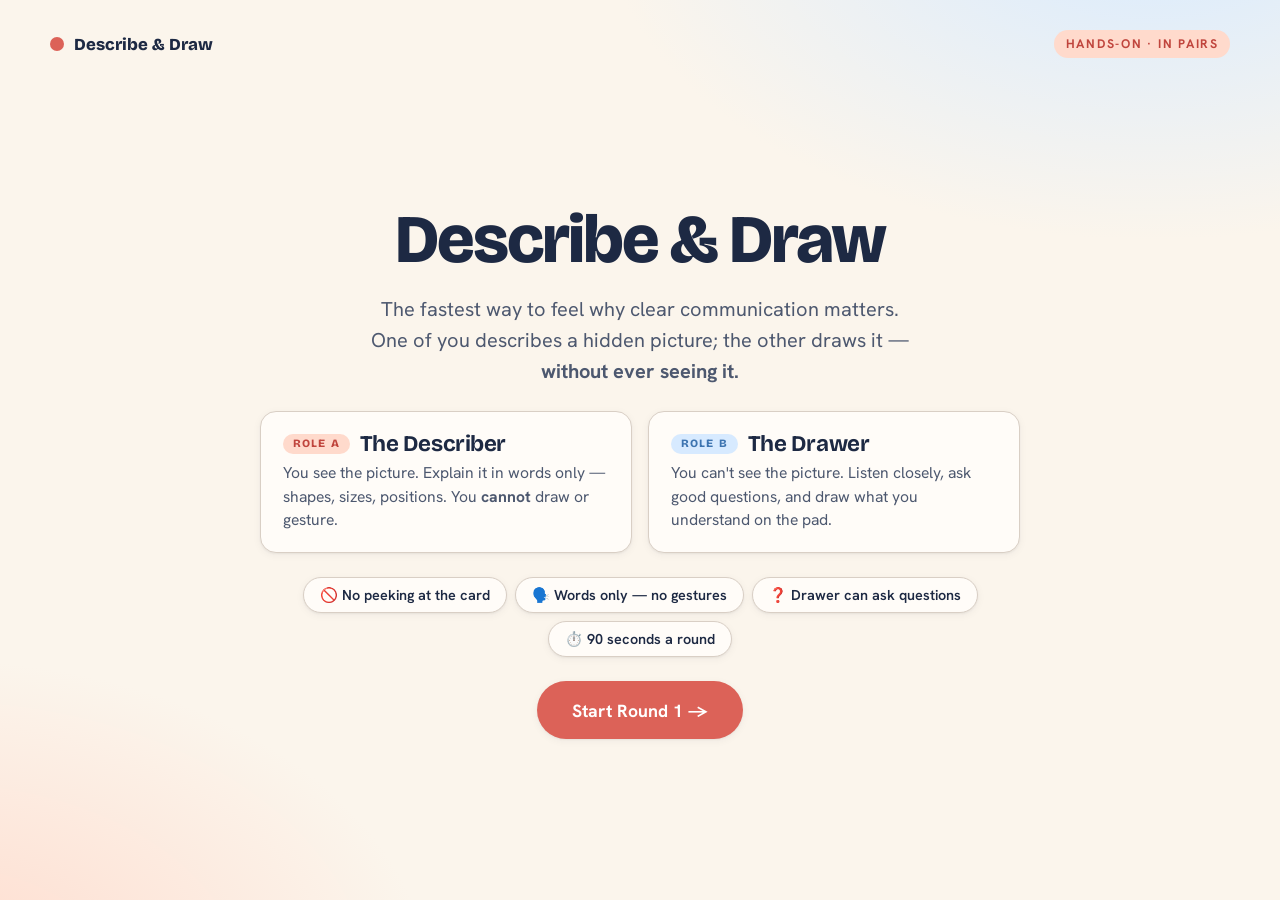
<file: activity/Activity.html>
<!DOCTYPE html>
<html lang="en">
<head>
<meta charset="UTF-8" />
<meta name="viewport" content="width=device-width, initial-scale=1.0" />
<title>Communication — Describe &amp; Draw</title>
<link rel="stylesheet" href="../kit.css" />
<style>
  html, body { height: 100%; }
  body { background:
      radial-gradient(1000px 600px at 90% -10%, var(--blue-soft), transparent 55%),
      radial-gradient(900px 600px at -5% 110%, var(--coral-soft), transparent 55%),
      var(--paper); display:flex; flex-direction:column; }
  .app { flex:1; max-width:1240px; width:100%; margin:0 auto; padding: clamp(16px,3vw,30px) clamp(16px,3vw,30px); display:flex; flex-direction:column; }

  .top { display:flex; justify-content:space-between; align-items:center; margin-bottom:16px; }
  .brand { display:flex; align-items:center; gap:10px; font-family:var(--font-display); font-weight:800; color:var(--ink); font-size:1.05rem; text-decoration:none; }
  .brand .d { width:14px;height:14px;border-radius:50%;background:var(--coral); }

  .hidden { display:none !important; }
  .screen { flex:1; display:flex; flex-direction:column; }

  /* ---- start ---- */
  .start { align-items:center; justify-content:center; text-align:center; gap:18px; }
  .start h1 { font-size:clamp(38px,6vw,68px); font-weight:800; color:var(--ink); letter-spacing:-.03em; }
  .start .lead { font-size:clamp(16px,2vw,20px); color:var(--ink-soft); max-width:50ch; line-height:1.55; margin:0; }
  .roles { display:grid; grid-template-columns:1fr 1fr; gap:16px; max-width:760px; width:100%; margin:6px 0; text-align:left; }
  .rolecard { background:var(--surface); border:1px solid var(--line); border-radius:var(--r-md); padding:20px 22px; box-shadow:var(--shadow-sm); }
  .rolecard h3 { font-size:1.4rem; color:var(--ink); margin-bottom:6px; display:flex; align-items:center; gap:10px; }
  .rolecard .tag { font-size:.7rem; font-weight:800; letter-spacing:.1em; text-transform:uppercase; padding:4px 10px; border-radius:999px; }
  .rolecard.dsc .tag { background:var(--coral-soft); color:var(--coral-deep); }
  .rolecard.drw .tag { background:var(--blue-soft); color:var(--blue); }
  .rolecard p { font-size:.98rem; color:var(--ink-soft); line-height:1.5; margin:0; }
  .rules { display:flex; flex-wrap:wrap; gap:8px; justify-content:center; max-width:720px; }
  .rule { background:var(--surface); border:1px solid var(--line); border-radius:999px; padding:8px 16px; font-size:.9rem; color:var(--ink); font-weight:600; box-shadow:var(--shadow-sm); }

  /* ---- game ---- */
  .gtop { display:flex; align-items:center; justify-content:space-between; gap:14px; margin-bottom:14px; flex-wrap:wrap; }
  .round { font-family:var(--font-display); font-weight:800; font-size:1.3rem; color:var(--ink); }
  .timerbox { display:flex; align-items:center; gap:12px; }
  .clock { font-family:var(--font-display); font-weight:800; font-size:2rem; color:var(--ink); min-width:96px; text-align:center; background:var(--surface); border:1px solid var(--line); border-radius:14px; padding:4px 14px; box-shadow:var(--shadow-sm); }
  .clock.low { color:#fff; background:var(--coral); border-color:var(--coral); }

  .stage { flex:1; display:grid; grid-template-columns:1fr 1fr; gap:18px; min-height:0; }
  .panel { background:var(--surface); border:1px solid var(--line); border-radius:var(--r-lg); box-shadow:var(--shadow-sm); display:flex; flex-direction:column; overflow:hidden; }
  .panel .phead { padding:12px 18px; border-bottom:1px solid var(--line); display:flex; align-items:center; justify-content:space-between; }
  .phead .lab { font-weight:800; font-size:.82rem; letter-spacing:.1em; text-transform:uppercase; }
  .phead .lab.dsc { color:var(--coral-deep); }
  .phead .lab.drw { color:var(--blue); }

  /* describer card cover */
  .cardbody { flex:1; position:relative; display:flex; align-items:center; justify-content:center; padding:14px; }
  .cover { position:absolute; inset:0; background:var(--navy); color:#fff; display:flex; flex-direction:column; align-items:center; justify-content:center; gap:12px; text-align:center; cursor:pointer; z-index:2; transition:opacity .3s ease; padding:24px; }
  .cover.lifted { opacity:0; pointer-events:none; }
  .cover .eye { font-size:48px; }
  .cover h3 { font-size:1.5rem; }
  .cover p { font-size:.95rem; color:var(--on-navy-soft); max-width:30ch; line-height:1.45; }
  .target { width:100%; aspect-ratio:4/3; background:var(--paper); border-radius:12px; }

  /* canvas */
  .canvas-wrap { flex:1; position:relative; background:var(--paper); }
  #pad { width:100%; height:100%; display:block; cursor:crosshair; touch-action:none; }
  .tools { display:flex; align-items:center; gap:8px; padding:10px 14px; border-top:1px solid var(--line); flex-wrap:wrap; }
  .swatch { width:26px;height:26px;border-radius:50%;cursor:pointer;border:2px solid transparent; box-shadow:var(--shadow-sm); }
  .swatch.sel { border-color:var(--ink); transform:scale(1.12); }
  .tbtn { border:1px solid var(--line); background:var(--surface); border-radius:10px; padding:7px 12px; font-family:var(--font-text); font-weight:700; font-size:.85rem; color:var(--ink); cursor:pointer; }
  .tbtn:hover { background:var(--paper-2); }
  .tools .sp { flex:1; }

  .gbtns { display:flex; justify-content:center; gap:12px; margin-top:16px; }

  /* ---- compare ---- */
  .compare { gap:16px; }
  .compare h1 { font-size:clamp(30px,4vw,48px); color:var(--ink); text-align:center; font-weight:800; }
  .cmp-grid { display:grid; grid-template-columns:1fr 1fr; gap:18px; }
  .cmp-grid .panel { min-height:300px; }
  .cmp-grid .phead .lab { color:var(--ink); }
  .debrief { background:var(--navy); color:var(--on-navy); border-radius:var(--r-lg); padding:22px 26px; }
  .debrief h3 { color:#fff; font-size:1.2rem; margin-bottom:10px; }
  .debrief ul { margin:0; padding-left:20px; }
  .debrief li { font-size:1rem; line-height:1.6; color:var(--on-navy-soft); }
  .debrief li b { color:#fff; }

  @media (max-width: 820px) {
    .stage { grid-template-columns:1fr; }
    .roles, .cmp-grid { grid-template-columns:1fr; }
  }
</style>
</head>
<body>
  <div class="app">
    <div class="top">
      <a class="brand" href="../index.html"><span class="d"></span>Describe &amp; Draw</a>
      <span class="kit-chip">Hands-on · in pairs</span>
    </div>

    <!-- START -->
    <section class="screen start" id="startScreen">
      <h1>Describe &amp; Draw</h1>
      <p class="lead">The fastest way to feel why clear communication matters. One of you describes a hidden picture; the other draws it — <b>without ever seeing it.</b></p>
      <div class="roles">
        <div class="rolecard dsc">
          <h3><span class="tag">Role A</span> The Describer</h3>
          <p>You see the picture. Explain it in words only — shapes, sizes, positions. You <b>cannot</b> draw or gesture.</p>
        </div>
        <div class="rolecard drw">
          <h3><span class="tag">Role B</span> The Drawer</h3>
          <p>You can't see the picture. Listen closely, ask good questions, and draw what you understand on the pad.</p>
        </div>
      </div>
      <div class="rules">
        <span class="rule">🚫 No peeking at the card</span>
        <span class="rule">🗣️ Words only — no gestures</span>
        <span class="rule">❓ Drawer can ask questions</span>
        <span class="rule">⏱️ 90 seconds a round</span>
      </div>
      <button class="kit-btn kit-btn--primary" id="startBtn" style="font-size:1.1rem;padding:1em 2em;margin-top:6px">Start Round 1 →</button>
    </section>

    <!-- GAME -->
    <section class="screen hidden" id="gameScreen">
      <div class="gtop">
        <div class="round" id="roundLbl">Round 1</div>
        <div class="timerbox">
          <button class="tbtn" id="playPause">⏸ Pause</button>
          <div class="clock" id="clock">1:30</div>
          <button class="kit-btn kit-btn--primary" id="compareBtn" style="font-size:.95rem;padding:.6em 1.3em">Compare →</button>
        </div>
      </div>
      <div class="stage">
        <div class="panel">
          <div class="phead"><span class="lab dsc">📋 Describer's card</span><span style="font-size:.8rem;color:var(--ink-faint)">Drawer: look away!</span></div>
          <div class="cardbody">
            <div class="cover" id="cover">
              <div class="eye">🙈</div>
              <h3>Drawer — look away!</h3>
              <p>Describer: tap to reveal your secret picture, then describe it out loud.</p>
              <span class="kit-btn kit-btn--ghost" style="pointer-events:none">Tap to reveal</span>
            </div>
            <svg class="target" id="target" viewBox="0 0 400 300" preserveAspectRatio="xMidYMid meet"></svg>
          </div>
        </div>
        <div class="panel">
          <div class="phead"><span class="lab drw">✏️ Drawer's pad</span><span style="font-size:.8rem;color:var(--ink-faint)">Draw what you hear</span></div>
          <div class="canvas-wrap"><canvas id="pad"></canvas></div>
          <div class="tools" id="tools">
            <span style="font-size:.8rem;font-weight:700;color:var(--ink-soft)">Pen</span>
            <span class="sp" style="flex:0"></span>
            <span class="sp"></span>
            <button class="tbtn" id="undoBtn">↶ Undo</button>
            <button class="tbtn" id="clearBtn">Clear</button>
          </div>
        </div>
      </div>
    </section>

    <!-- COMPARE -->
    <section class="screen compare hidden" id="compareScreen">
      <h1 id="cmpTitle">How close did you get? 👀</h1>
      <div class="cmp-grid">
        <div class="panel"><div class="phead"><span class="lab">🎯 The original</span></div><div class="cardbody"><svg class="target" id="targetReveal" viewBox="0 0 400 300"></svg></div></div>
        <div class="panel"><div class="phead"><span class="lab">✏️ Your drawing</span></div><div class="cardbody"><img id="drawingReveal" style="width:100%;border-radius:12px;background:var(--paper)" alt="your drawing"/></div></div>
      </div>
      <div class="debrief">
        <h3>Swap roles &amp; talk about it</h3>
        <ul>
          <li><b>Drawer:</b> what was hardest to picture from words alone?</li>
          <li><b>Describer:</b> what would you say differently next time?</li>
          <li>Where did <b>asking a question</b> save you — or where would it have?</li>
          <li>That gap between the two pictures? <b>That's the communication gap</b> we close every day.</li>
        </ul>
      </div>
      <div class="gbtns">
        <button class="kit-btn kit-btn--primary" id="nextRoundBtn">Next round (swap roles) →</button>
        <button class="kit-btn kit-btn--ghost" id="restartBtn">Start over</button>
      </div>
    </section>
  </div>

  <script src="activity.js"></script>
</body>
</html>
</file>
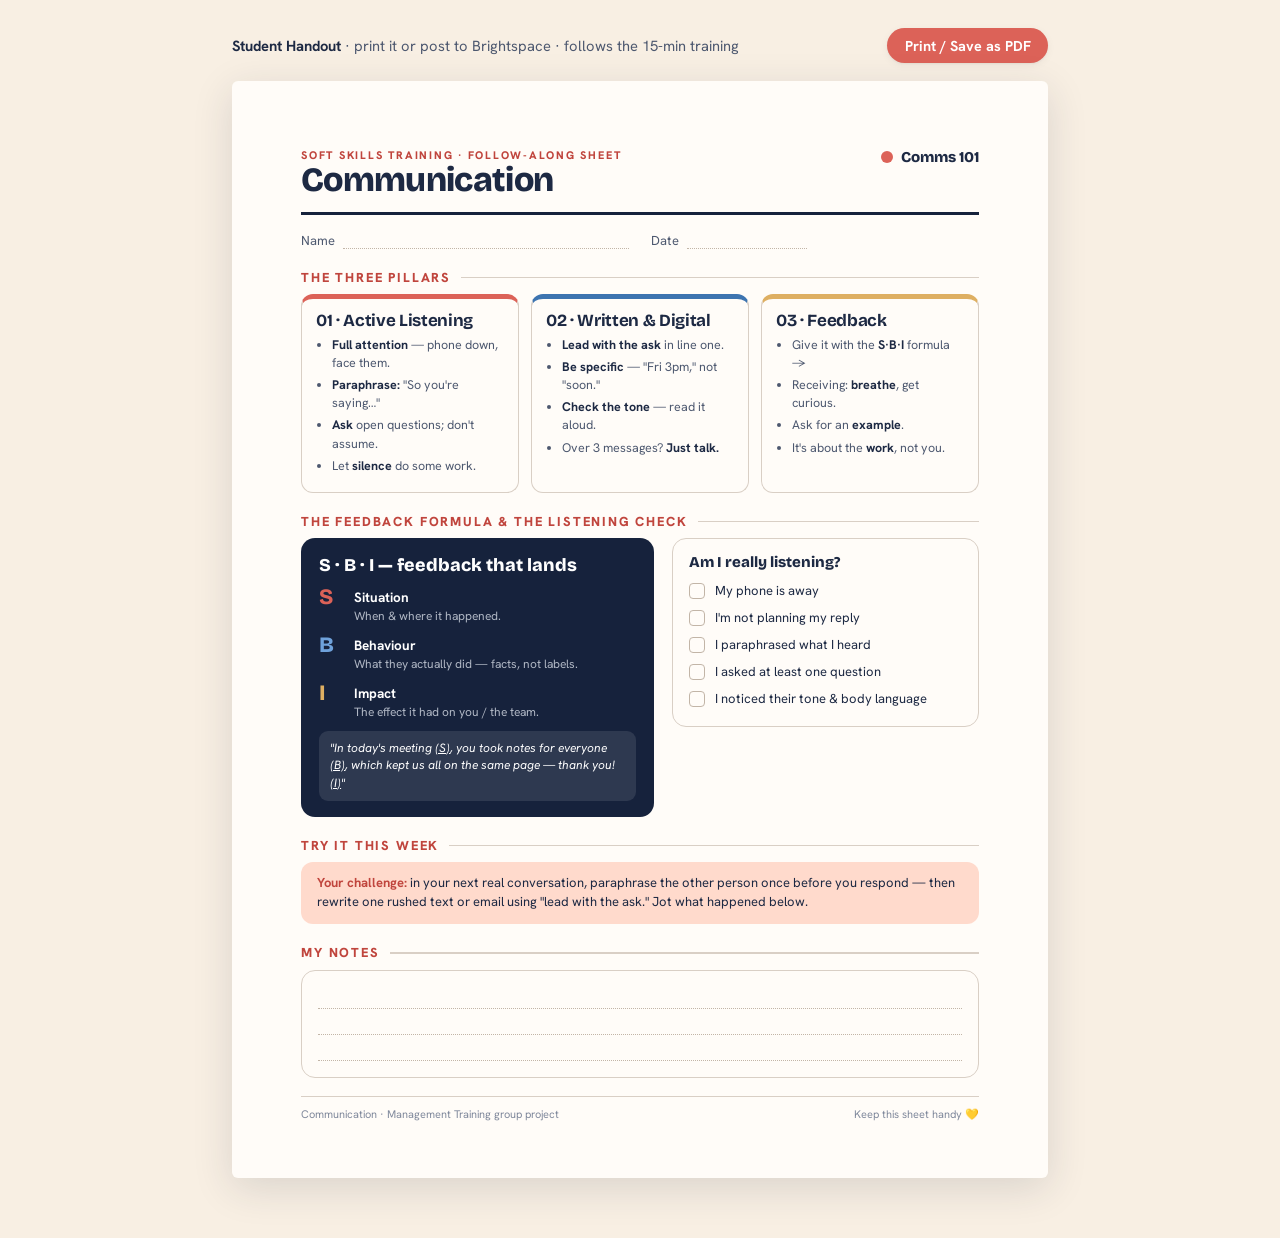
<file: handout/Student Handout.html>
<!DOCTYPE html>
<html lang="en">
<head>
<meta charset="UTF-8" />
<meta name="viewport" content="width=device-width, initial-scale=1.0" />
<title>Communication — Student Handout</title>
<link rel="stylesheet" href="../kit.css" />
<style>
  body { background: var(--paper-2); padding: 28px 16px 60px; }

  /* on-screen toolbar */
  .bar { max-width: 8.5in; margin: 0 auto 18px; display:flex; justify-content:space-between; align-items:center; gap:14px; flex-wrap:wrap; }
  .bar .t { font-size: 0.92rem; color: var(--ink-soft); }
  .bar .t b { color: var(--ink); }

  /* the sheet */
  .sheet {
    width: 8.5in; min-height: 11in; margin: 0 auto; background: var(--surface);
    box-shadow: var(--shadow-lg); border-radius: 6px; padding: 0.7in 0.72in 0.6in;
    position: relative;
  }
  .sheet header { display:flex; justify-content:space-between; align-items:flex-start; border-bottom: 3px solid var(--navy); padding-bottom: 14px; }
  .sheet header h1 { font-size: 34px; font-weight: 800; color: var(--ink); }
  .sheet header .sk { font-family: var(--font-text); font-weight:800; font-size:11px; letter-spacing:.16em; text-transform:uppercase; color: var(--coral-deep); }
  .sheet header .logo { display:flex; align-items:center; gap:8px; font-family: var(--font-display); font-weight:800; color: var(--ink); font-size:15px; }
  .sheet header .logo .d { width:12px;height:12px;border-radius:50%;background:var(--coral); }

  .namebar { display:flex; gap:22px; margin-top:14px; font-size:13px; color:var(--ink-soft); }
  .namebar .f { flex:1; display:flex; align-items:flex-end; gap:8px; }
  .namebar .f .ln { flex:1; border-bottom:1.5px dotted var(--line-strong); height:20px; }

  h2.sec { font-size:13px; letter-spacing:.14em; text-transform:uppercase; color:var(--coral-deep); font-family:var(--font-text); font-weight:800; margin:22px 0 10px; display:flex; align-items:center; gap:10px; }
  h2.sec::after { content:""; flex:1; height:1.5px; background:var(--line); }

  .pillars { display:grid; grid-template-columns: repeat(3,1fr); gap:12px; }
  .pill { border:1.5px solid var(--line); border-radius:12px; padding:13px 14px; }
  .pill.p1 { border-top:5px solid var(--coral); }
  .pill.p2 { border-top:5px solid var(--blue); }
  .pill.p3 { border-top:5px solid var(--gold); }
  .pill h3 { font-size:17px; color:var(--ink); margin-bottom:6px; }
  .pill ul { margin:0; padding-left:16px; }
  .pill li { font-size:12.5px; color:var(--ink-soft); line-height:1.45; margin-bottom:4px; }
  .pill li b { color:var(--ink); }

  .two { display:grid; grid-template-columns: 1.15fr 1fr; gap:18px; align-items:start; }

  /* SBI formula box */
  .sbi { background: var(--navy); color:var(--on-navy); border-radius:14px; padding:16px 18px; }
  .sbi .ttl { font-family:var(--font-display); font-weight:800; font-size:18px; color:#fff; margin-bottom:10px; }
  .sbi .step { display:flex; gap:11px; margin-bottom:9px; align-items:flex-start; }
  .sbi .step .l { font-family:var(--font-display); font-weight:800; font-size:22px; line-height:1; width:24px; }
  .sbi .step.s1 .l { color: var(--coral); }
  .sbi .step.s2 .l { color: oklch(0.7 0.1 252); }
  .sbi .step.s3 .l { color: var(--gold); }
  .sbi .step b { color:#fff; font-size:13.5px; }
  .sbi .step p { margin:1px 0 0; font-size:12px; color:var(--on-navy-soft); line-height:1.4; }
  .sbi .ex { margin-top:10px; font-size:12px; font-style:italic; color:#fff; background:rgba(255,255,255,.1); border-radius:9px; padding:9px 11px; line-height:1.45; }

  /* listening checklist */
  .check { border:1.5px solid var(--line); border-radius:14px; padding:14px 16px; }
  .check .row { display:flex; align-items:center; gap:10px; font-size:13px; color:var(--ink); padding:5px 0; }
  .check .box { width:16px;height:16px;border:1.8px solid var(--line-strong); border-radius:4px; flex-shrink:0; }

  /* notes lines */
  .notes { border:1.5px solid var(--line); border-radius:14px; padding:12px 16px 16px; }
  .notes .ln { border-bottom:1.5px dotted var(--line-strong); height:26px; }

  .tip { background: var(--coral-soft); border-radius:12px; padding:12px 16px; font-size:13px; color:var(--ink); line-height:1.45; }
  .tip b { color: var(--coral-deep); }

  .sheet footer { margin-top:18px; padding-top:10px; border-top:1px solid var(--line); display:flex; justify-content:space-between; font-size:11px; color:var(--ink-faint); }

  @media print {
    @page { size: letter; margin: 0; }
    body { background:#fff; padding:0; }
    .bar { display:none; }
    .sheet { box-shadow:none; border-radius:0; width:100%; min-height:auto; padding:0.5in 0.55in; }
  }
</style>
</head>
<body>
  <div class="bar">
    <div class="t"><b>Student Handout</b> · print it or post to Brightspace · follows the 15-min training</div>
    <button class="kit-btn kit-btn--primary" onclick="window.print()" style="font-size:.9rem;padding:.6em 1.2em">Print / Save as PDF</button>
  </div>

  <div class="sheet">
    <header>
      <div>
        <div class="sk">Soft Skills Training · Follow-along sheet</div>
        <h1>Communication</h1>
      </div>
      <div class="logo"><span class="d"></span>Comms 101</div>
    </header>

    <div class="namebar">
      <div class="f">Name <span class="ln"></span></div>
      <div class="f">Date <span class="ln" style="max-width:120px"></span></div>
    </div>

    <h2 class="sec">The three pillars</h2>
    <div class="pillars">
      <div class="pill p1">
        <h3>01 · Active Listening</h3>
        <ul>
          <li><b>Full attention</b> — phone down, face them.</li>
          <li><b>Paraphrase:</b> "So you're saying…"</li>
          <li><b>Ask</b> open questions; don't assume.</li>
          <li>Let <b>silence</b> do some work.</li>
        </ul>
      </div>
      <div class="pill p2">
        <h3>02 · Written &amp; Digital</h3>
        <ul>
          <li><b>Lead with the ask</b> in line one.</li>
          <li><b>Be specific</b> — "Fri 3pm," not "soon."</li>
          <li><b>Check the tone</b> — read it aloud.</li>
          <li>Over 3 messages? <b>Just talk.</b></li>
        </ul>
      </div>
      <div class="pill p3">
        <h3>03 · Feedback</h3>
        <ul>
          <li>Give it with the <b>S·B·I</b> formula →</li>
          <li>Receiving: <b>breathe</b>, get curious.</li>
          <li>Ask for an <b>example</b>.</li>
          <li>It's about the <b>work</b>, not you.</li>
        </ul>
      </div>
    </div>

    <h2 class="sec">The feedback formula &amp; the listening check</h2>
    <div class="two">
      <div class="sbi">
        <div class="ttl">S · B · I — feedback that lands</div>
        <div class="step s1"><span class="l">S</span><div><b>Situation</b><p>When &amp; where it happened.</p></div></div>
        <div class="step s2"><span class="l">B</span><div><b>Behaviour</b><p>What they actually did — facts, not labels.</p></div></div>
        <div class="step s3"><span class="l">I</span><div><b>Impact</b><p>The effect it had on you / the team.</p></div></div>
        <div class="ex">"In today's meeting <u>(S)</u>, you took notes for everyone <u>(B)</u>, which kept us all on the same page — thank you! <u>(I)</u>"</div>
      </div>
      <div class="check">
        <div style="font-family:var(--font-display);font-weight:800;font-size:15px;margin-bottom:6px;color:var(--ink)">Am I really listening?</div>
        <div class="row"><span class="box"></span> My phone is away</div>
        <div class="row"><span class="box"></span> I'm not planning my reply</div>
        <div class="row"><span class="box"></span> I paraphrased what I heard</div>
        <div class="row"><span class="box"></span> I asked at least one question</div>
        <div class="row"><span class="box"></span> I noticed their tone &amp; body language</div>
      </div>
    </div>

    <h2 class="sec">Try it this week</h2>
    <div class="tip"><b>Your challenge:</b> in your next real conversation, paraphrase the other person once before you respond — then rewrite one rushed text or email using "lead with the ask." Jot what happened below.</div>

    <h2 class="sec">My notes</h2>
    <div class="notes">
      <div class="ln"></div><div class="ln"></div><div class="ln"></div>
    </div>

    <footer>
      <span>Communication · Management Training group project</span>
      <span>Keep this sheet handy 💛</span>
    </footer>
  </div>
</body>
</html>
</file>
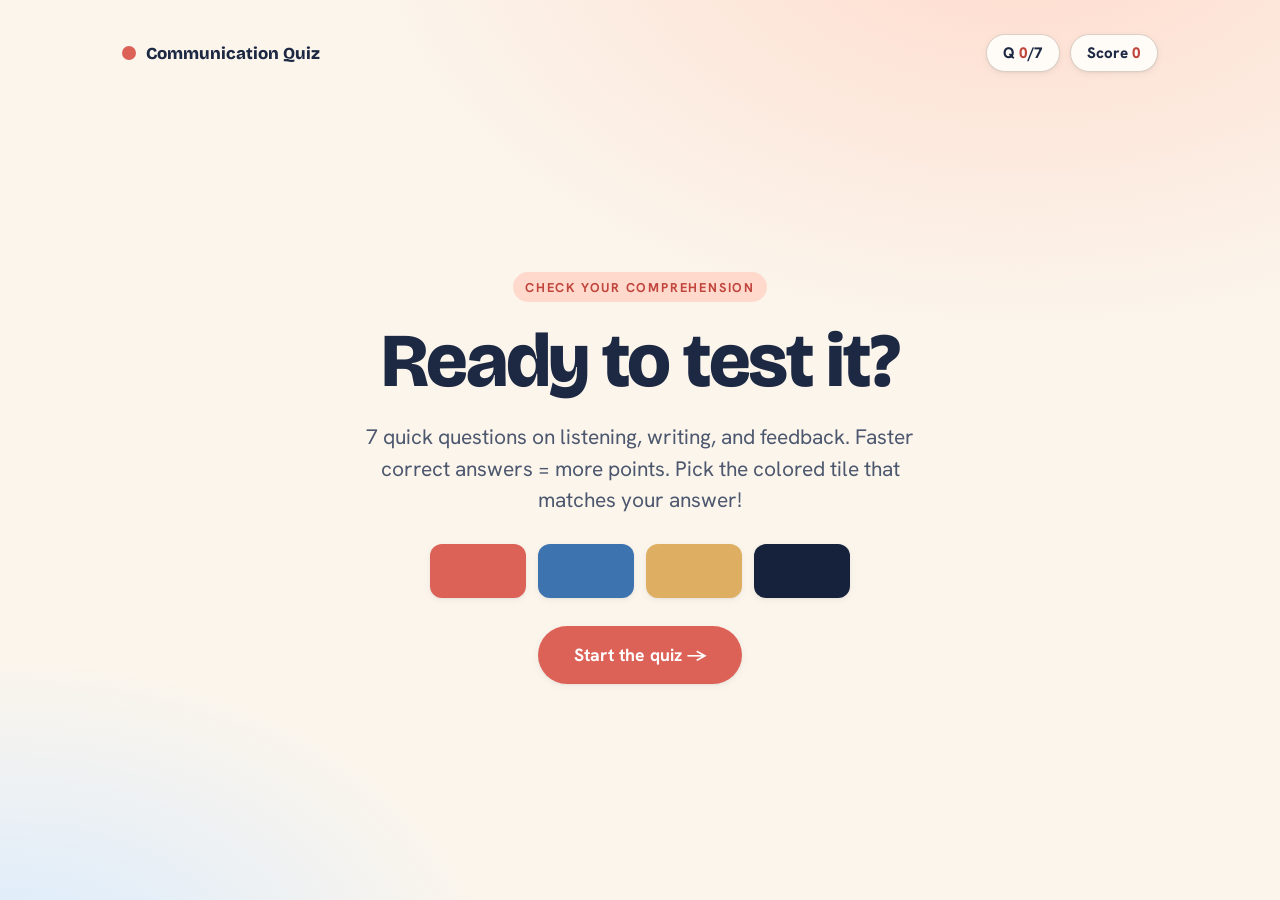
<file: quiz/Quiz.html>
<!DOCTYPE html>
<html lang="en">
<head>
<meta charset="UTF-8" />
<meta name="viewport" content="width=device-width, initial-scale=1.0" />
<title>Communication — Quiz</title>
<link rel="stylesheet" href="../kit.css" />
<style>
  html, body { height: 100%; }
  body { background:
      radial-gradient(1100px 700px at 80% -10%, var(--coral-soft), transparent 60%),
      radial-gradient(900px 600px at 0% 110%, var(--blue-soft), transparent 55%),
      var(--paper); display: flex; flex-direction: column; }

  .app { flex: 1; max-width: 1100px; width: 100%; margin: 0 auto; padding: clamp(18px,3vw,34px) clamp(16px,3vw,32px); display: flex; flex-direction: column; }

  /* top bar */
  .top { display: flex; justify-content: space-between; align-items: center; margin-bottom: 18px; }
  .brand { display:flex; align-items:center; gap:10px; font-family:var(--font-display); font-weight:800; color:var(--ink); font-size:1.05rem; }
  .brand .d { width:14px;height:14px;border-radius:50%;background:var(--coral); }
  .pill-stat { display:flex; gap:10px; }
  .stat { background: var(--surface); border:1px solid var(--line); border-radius:999px; padding:8px 16px; font-weight:800; font-size:.95rem; color:var(--ink); box-shadow:var(--shadow-sm); }
  .stat span { color: var(--coral-deep); }

  .screen { flex:1; display:flex; flex-direction:column; }
  .hidden { display:none !important; }

  /* ---- start screen ---- */
  .start { flex:1; display:flex; flex-direction:column; align-items:center; justify-content:center; text-align:center; gap:20px; }
  .start .kit-chip { font-size:.8rem; }
  .start h1 { font-size: clamp(40px,7vw,76px); font-weight:800; color:var(--ink); letter-spacing:-.03em; }
  .start p { font-size: clamp(16px,2vw,21px); color:var(--ink-soft); max-width:46ch; line-height:1.5; margin:0; }
  .tiles-preview { display:grid; grid-template-columns:repeat(4,1fr); gap:12px; width:min(420px,80%); margin:8px 0; }
  .tiles-preview div { height:54px; border-radius:12px; box-shadow:var(--shadow-sm); }
  .tiles-preview div:nth-child(1){background:var(--coral)} .tiles-preview div:nth-child(2){background:var(--blue)}
  .tiles-preview div:nth-child(3){background:var(--gold)} .tiles-preview div:nth-child(4){background:var(--navy)}

  /* ---- question screen ---- */
  .qhead { display:flex; align-items:center; gap:18px; margin-bottom:14px; }
  .timer { width:64px;height:64px; flex-shrink:0; position:relative; }
  .timer svg { transform: rotate(-90deg); }
  .timer .num { position:absolute; inset:0; display:flex;align-items:center;justify-content:center; font-family:var(--font-display); font-weight:800; font-size:1.5rem; color:var(--ink); }
  .qprog { flex:1; }
  .qprog .meta { font-size:.85rem; color:var(--ink-faint); font-weight:700; letter-spacing:.06em; text-transform:uppercase; margin-bottom:6px; }
  .qprog .track { height:8px; background:var(--paper-2); border-radius:999px; overflow:hidden; }
  .qprog .track i { display:block; height:100%; background:var(--coral); border-radius:999px; transition:width .4s ease; }

  .qcard { background:var(--surface); border:1px solid var(--line); border-radius:var(--r-lg); box-shadow:var(--shadow-md); padding: clamp(24px,4vw,46px); text-align:center; margin-bottom:18px; }
  .qcard .qpillar { display:inline-block; font-size:.78rem; font-weight:800; letter-spacing:.12em; text-transform:uppercase; color:var(--coral-deep); background:var(--coral-soft); padding:6px 14px; border-radius:999px; margin-bottom:16px; }
  .qcard h2 { font-size: clamp(24px,3.4vw,40px); color:var(--ink); line-height:1.15; }

  .answers { display:grid; grid-template-columns:1fr 1fr; gap:14px; }
  .ans { display:flex; align-items:center; gap:16px; border:none; cursor:pointer; border-radius:16px; padding: clamp(16px,2.4vw,24px); color:#fff; font-family:var(--font-text); font-weight:700; font-size:clamp(16px,2vw,22px); text-align:left; box-shadow:var(--shadow-sm); transition: transform .12s ease, box-shadow .2s ease, opacity .2s ease; }
  .ans:hover:not(:disabled) { transform: translateY(-3px); box-shadow:var(--shadow-md); }
  .ans:disabled { cursor:default; }
  .ans .shape { width:30px;height:30px;flex-shrink:0; }
  .ans.c0 { background:var(--coral); } .ans.c1 { background:var(--blue); }
  .ans.c2 { background:var(--gold); color:var(--ink); } .ans.c3 { background:var(--navy); }
  .ans.dim { opacity:.32; }
  .ans.right { outline:5px solid oklch(0.62 0.15 150); outline-offset:3px; }
  .ans.wrong { outline:5px solid oklch(0.55 0.2 25); outline-offset:3px; }
  .ans .tick { margin-left:auto; font-size:1.5rem; font-weight:800; opacity:0; }
  .ans.right .tick, .ans.wrong .tick { opacity:1; }

  /* feedback toast */
  .toast { text-align:center; margin-top:16px; font-family:var(--font-display); font-weight:800; font-size:clamp(20px,2.6vw,30px); min-height:1.4em; }
  .toast.good { color: oklch(0.52 0.14 150); }
  .toast.bad  { color: var(--coral-deep); }
  .toast small { display:block; font-family:var(--font-text); font-weight:600; font-size:.6em; color:var(--ink-soft); margin-top:4px; }

  .nextbtn { align-self:center; margin-top:16px; }

  /* ---- results ---- */
  .results { flex:1; display:flex; flex-direction:column; align-items:center; justify-content:center; text-align:center; gap:14px; }
  .results .badge { font-size:64px; }
  .results h1 { font-size:clamp(34px,5vw,60px); color:var(--ink); font-weight:800; }
  .scorebig { font-family:var(--font-display); font-weight:800; font-size:clamp(60px,12vw,130px); color:var(--coral-deep); line-height:1; letter-spacing:-.03em; }
  .scoreline { font-size:1.1rem; color:var(--ink-soft); }
  .scoreline b { color:var(--ink); }
  .record { background:var(--surface); border:1px dashed var(--line-strong); border-radius:var(--r-md); padding:14px 22px; font-size:.98rem; color:var(--ink-soft); max-width:42ch; line-height:1.5; }
  .record b { color:var(--coral-deep); }
  .rbtns { display:flex; gap:12px; flex-wrap:wrap; justify-content:center; margin-top:6px; }

  .fade { animation: fade .35s ease; }
  @keyframes fade { from{opacity:0; transform:translateY(8px)} to{opacity:1;transform:none} }
</style>
</head>
<body>
  <div class="app">
    <div class="top">
      <a class="brand" href="../index.html" style="text-decoration:none"><span class="d"></span>Communication Quiz</a>
      <div class="pill-stat">
        <div class="stat" id="qcount">Q <span>0</span>/7</div>
        <div class="stat" id="score">Score <span>0</span></div>
      </div>
    </div>

    <!-- START -->
    <section class="screen start" id="startScreen">
      <span class="kit-chip">Check your comprehension</span>
      <h1>Ready to test it?</h1>
      <p>7 quick questions on listening, writing, and feedback. Faster correct answers = more points. Pick the colored tile that matches your answer!</p>
      <div class="tiles-preview"><div></div><div></div><div></div><div></div></div>
      <button class="kit-btn kit-btn--primary" id="startBtn" style="font-size:1.1rem;padding:1em 2em">Start the quiz →</button>
    </section>

    <!-- QUESTION -->
    <section class="screen hidden" id="quizScreen">
      <div class="qhead">
        <div class="timer">
          <svg width="64" height="64"><circle cx="32" cy="32" r="28" fill="none" stroke="var(--line)" stroke-width="7"/><circle id="timerArc" cx="32" cy="32" r="28" fill="none" stroke="var(--coral)" stroke-width="7" stroke-linecap="round" stroke-dasharray="175.9" stroke-dashoffset="0"/></svg>
          <div class="num" id="timerNum">20</div>
        </div>
        <div class="qprog">
          <div class="meta" id="progMeta">Question 1 of 7</div>
          <div class="track"><i id="progBar" style="width:14%"></i></div>
        </div>
      </div>

      <div class="qcard fade" id="qcard">
        <span class="qpillar" id="qpillar">Active Listening</span>
        <h2 id="qtext">Question goes here</h2>
      </div>

      <div class="answers" id="answers"></div>
      <div class="toast" id="toast"></div>
      <button class="kit-btn kit-btn--primary nextbtn hidden" id="nextBtn">Next →</button>
    </section>

    <!-- RESULTS -->
    <section class="screen results hidden" id="resultScreen">
      <div class="badge" id="rbadge">🎉</div>
      <h1 id="rtitle">Great listening!</h1>
      <div class="scorebig" id="rscore">0</div>
      <div class="scoreline">You got <b id="rcorrect">0</b> of <b>7</b> right.</div>
      <div class="record">📝 <b>Record your score:</b> write down <b id="rrecord">0</b> on your handout (or tell your group) so we can see who tops the class leaderboard!</div>
      <div class="rbtns">
        <button class="kit-btn kit-btn--primary" id="againBtn">Play again ↻</button>
        <a class="kit-btn kit-btn--ghost" href="../activity/Activity.html">On to the activity →</a>
      </div>
    </section>
  </div>

  <script src="quiz-data.js"></script>
  <script src="quiz.js"></script>
</body>
</html>
</file>
<file: kit.css>
/* ============================================================
   COMMUNICATION TRAINING KIT — shared design system
   Vibe: warm & friendly, soft, approachable
   Palette: deep navy ink · warm coral accent · cream paper
   Type:  Bricolage Grotesque (display) · Hanken Grotesk (text)
   ============================================================ */

@import url('https://fonts.googleapis.com/css2?family=Bricolage+Grotesque:opsz,wght@12..96,400;12..96,500;12..96,600;12..96,700;12..96,800&family=Hanken+Grotesk:ital,wght@0,400;0,500;0,600;0,700;0,800;1,400;1,500&display=swap');

:root {
  /* surfaces */
  --paper:      oklch(0.972 0.013 74);   /* warm cream page */
  --paper-2:    oklch(0.955 0.018 72);   /* deeper cream */
  --surface:    oklch(0.993 0.006 80);   /* warm near-white card */
  --navy:       oklch(0.255 0.052 264);  /* deep navy section bg */
  --navy-2:     oklch(0.205 0.05 264);   /* darker navy */

  /* ink */
  --ink:        oklch(0.285 0.05 264);   /* primary text — soft navy */
  --ink-soft:   oklch(0.46 0.04 264);    /* secondary text */
  --ink-faint:  oklch(0.63 0.03 264);    /* tertiary / captions */
  --on-navy:    oklch(0.96 0.013 74);    /* text on navy */
  --on-navy-soft: oklch(0.78 0.02 264);

  /* accents — shared chroma/lightness, varied hue */
  --coral:      oklch(0.645 0.155 27);   /* primary warm coral */
  --coral-deep: oklch(0.56 0.16 27);
  --coral-soft: oklch(0.92 0.05 40);     /* coral tint wash */
  --blue:       oklch(0.55 0.11 252);    /* secondary cool accent */
  --blue-soft:  oklch(0.93 0.035 250);
  --gold:       oklch(0.78 0.11 78);     /* highlight */

  /* lines & shadows */
  --line:       oklch(0.86 0.018 70);
  --line-strong:oklch(0.78 0.025 70);
  --shadow-sm:  0 1px 2px oklch(0.3 0.04 264 / 0.06), 0 2px 8px oklch(0.3 0.04 264 / 0.05);
  --shadow-md:  0 4px 14px oklch(0.3 0.04 264 / 0.08), 0 12px 34px oklch(0.3 0.04 264 / 0.07);
  --shadow-lg:  0 10px 40px oklch(0.3 0.04 264 / 0.14);

  /* type */
  --font-display: 'Bricolage Grotesque', system-ui, sans-serif;
  --font-text: 'Hanken Grotesk', system-ui, sans-serif;

  --r-sm: 10px;
  --r-md: 16px;
  --r-lg: 24px;
  --r-xl: 34px;
}

* { box-sizing: border-box; }

body {
  margin: 0;
  font-family: var(--font-text);
  color: var(--ink);
  background: var(--paper);
  -webkit-font-smoothing: antialiased;
  text-rendering: optimizeLegibility;
}

h1, h2, h3, h4 {
  font-family: var(--font-display);
  font-weight: 700;
  line-height: 1.04;
  letter-spacing: -0.02em;
  margin: 0;
  text-wrap: balance;
}

/* ---- shared atoms ---- */
.kit-chip {
  display: inline-flex;
  align-items: center;
  gap: 0.5em;
  font-family: var(--font-text);
  font-weight: 700;
  font-size: 0.78rem;
  letter-spacing: 0.14em;
  text-transform: uppercase;
  color: var(--coral-deep);
  background: var(--coral-soft);
  padding: 0.5em 0.9em;
  border-radius: 999px;
}

.kit-btn {
  display: inline-flex;
  align-items: center;
  gap: 0.55em;
  font-family: var(--font-text);
  font-weight: 700;
  font-size: 1rem;
  border: none;
  border-radius: 999px;
  padding: 0.85em 1.5em;
  cursor: pointer;
  text-decoration: none;
  transition: transform 0.15s ease, box-shadow 0.2s ease, background 0.2s ease;
}
.kit-btn--primary { background: var(--coral); color: white; box-shadow: var(--shadow-sm); }
.kit-btn--primary:hover { transform: translateY(-2px); box-shadow: var(--shadow-md); }
.kit-btn--ghost { background: transparent; color: var(--ink); box-shadow: inset 0 0 0 1.5px var(--line-strong); }
.kit-btn--ghost:hover { background: var(--surface); transform: translateY(-2px); }

/* image / media placeholder */
.kit-ph {
  display: flex;
  align-items: center;
  justify-content: center;
  background-color: var(--paper-2);
  background-image: repeating-linear-gradient(
    -45deg,
    transparent, transparent 9px,
    oklch(0.86 0.02 70 / 0.55) 9px, oklch(0.86 0.02 70 / 0.55) 10px
  );
  border-radius: var(--r-md);
  color: var(--ink-faint);
  font-family: ui-monospace, 'SF Mono', Menlo, monospace;
  font-size: 0.8rem;
  letter-spacing: 0.02em;
  text-align: center;
  padding: 1rem;
}
</file>
